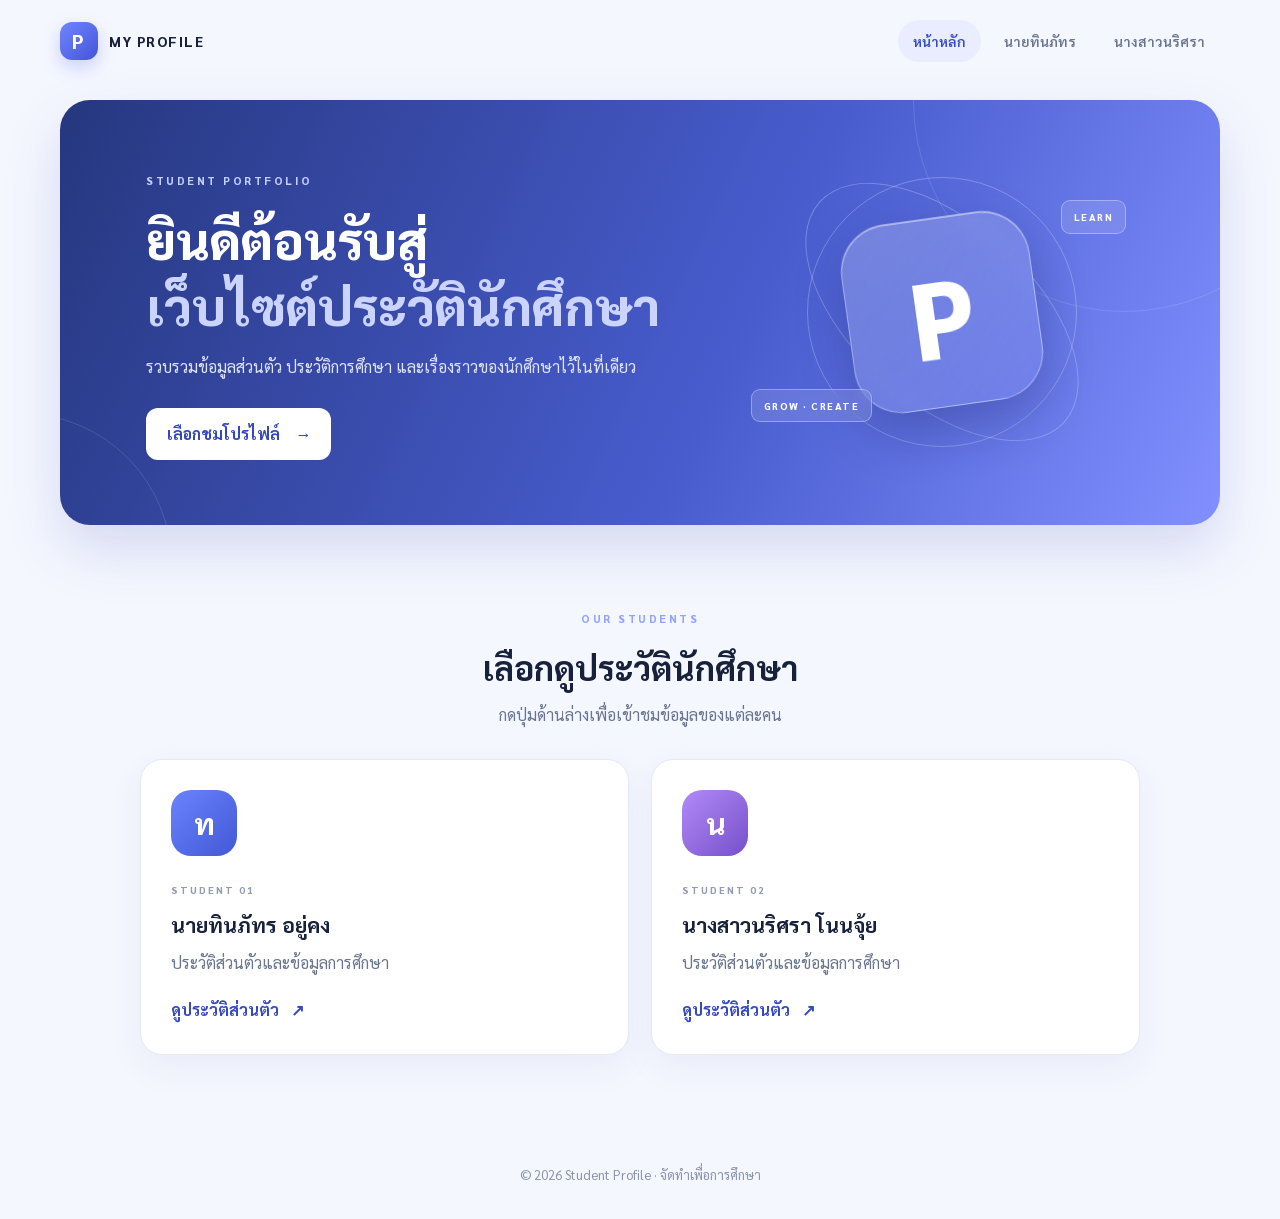
<file: index.html>
<!DOCTYPE html>
<html lang="th">
<head>
    <meta charset="UTF-8">
    <meta name="viewport" content="width=device-width, initial-scale=1.0">
    <meta name="description" content="เว็บไซต์ประวัตินักศึกษาและแฟ้มสะสมผลงาน">
    <title>ประวัตินักศึกษา | Student Profile</title>
    <link rel="preconnect" href="https://fonts.googleapis.com">
    <link rel="preconnect" href="https://fonts.gstatic.com" crossorigin>
    <link href="https://fonts.googleapis.com/css2?family=Sarabun:wght@300;400;500;600;700;800&display=swap" rel="stylesheet">
    <link rel="stylesheet" href="style.css">
</head>
<body>
    <header class="site-header">
        <a class="brand" href="index.html"><span class="brand-mark">P</span><span>MY PROFILE</span></a>
        <nav aria-label="เมนูหลัก">
            <ul>
                <li><a class="active" href="index.html">หน้าหลัก</a></li>
                <li><a href="portfolio.html">นายทินภัทร</a></li>
                <li><a href="portforlio-2.html">นางสาวนริศรา</a></li>
            </ul>
        </nav>
    </header>

    <main>
        <section class="hero">
            <div class="hero-content">
                <span class="eyebrow">STUDENT PORTFOLIO</span>
                <h1>ยินดีต้อนรับสู่<br><span>เว็บไซต์ประวัตินักศึกษา</span></h1>
                <p>รวบรวมข้อมูลส่วนตัว ประวัติการศึกษา และเรื่องราวของนักศึกษาไว้ในที่เดียว</p>
                <a class="primary-button" href="#students">เลือกชมโปรไฟล์ <span aria-hidden="true">→</span></a>
            </div>
            <div class="hero-art" aria-hidden="true">
                <div class="orbit orbit-one"></div>
                <div class="orbit orbit-two"></div>
                <div class="hero-monogram">P</div>
                <span class="floating-tag tag-top">LEARN</span>
                <span class="floating-tag tag-bottom">GROW · CREATE</span>
            </div>
        </section>

        <section class="students-section" id="students">
            <div class="section-heading">
                <span class="eyebrow">OUR STUDENTS</span>
                <h2>เลือกดูประวัตินักศึกษา</h2>
                <p>กดปุ่มด้านล่างเพื่อเข้าชมข้อมูลของแต่ละคน</p>
            </div>

            <div class="profiles">
                <article class="profile-card">
                    <div class="avatar avatar-blue">ท</div>
                    <span class="card-number">STUDENT 01</span>
                    <h3>นายทินภัทร อยู่คง</h3>
                    <p>ประวัติส่วนตัวและข้อมูลการศึกษา</p>
                    <a class="card-link" href="portfolio.html">ดูประวัติส่วนตัว <span aria-hidden="true">↗</span></a>
                </article>

                <article class="profile-card">
                    <div class="avatar avatar-violet">น</div>
                    <span class="card-number">STUDENT 02</span>
                    <h3>นางสาวนริศรา โนนจุ้ย</h3>
                    <p>ประวัติส่วนตัวและข้อมูลการศึกษา</p>
                    <a class="card-link" href="portforlio-2.html">ดูประวัติส่วนตัว <span aria-hidden="true">↗</span></a>
                </article>
            </div>
        </section>
    </main>

    <footer class="site-footer">
        <p>© 2026 Student Profile · จัดทำเพื่อการศึกษา</p>
    </footer>
</body>
</html>
</file>
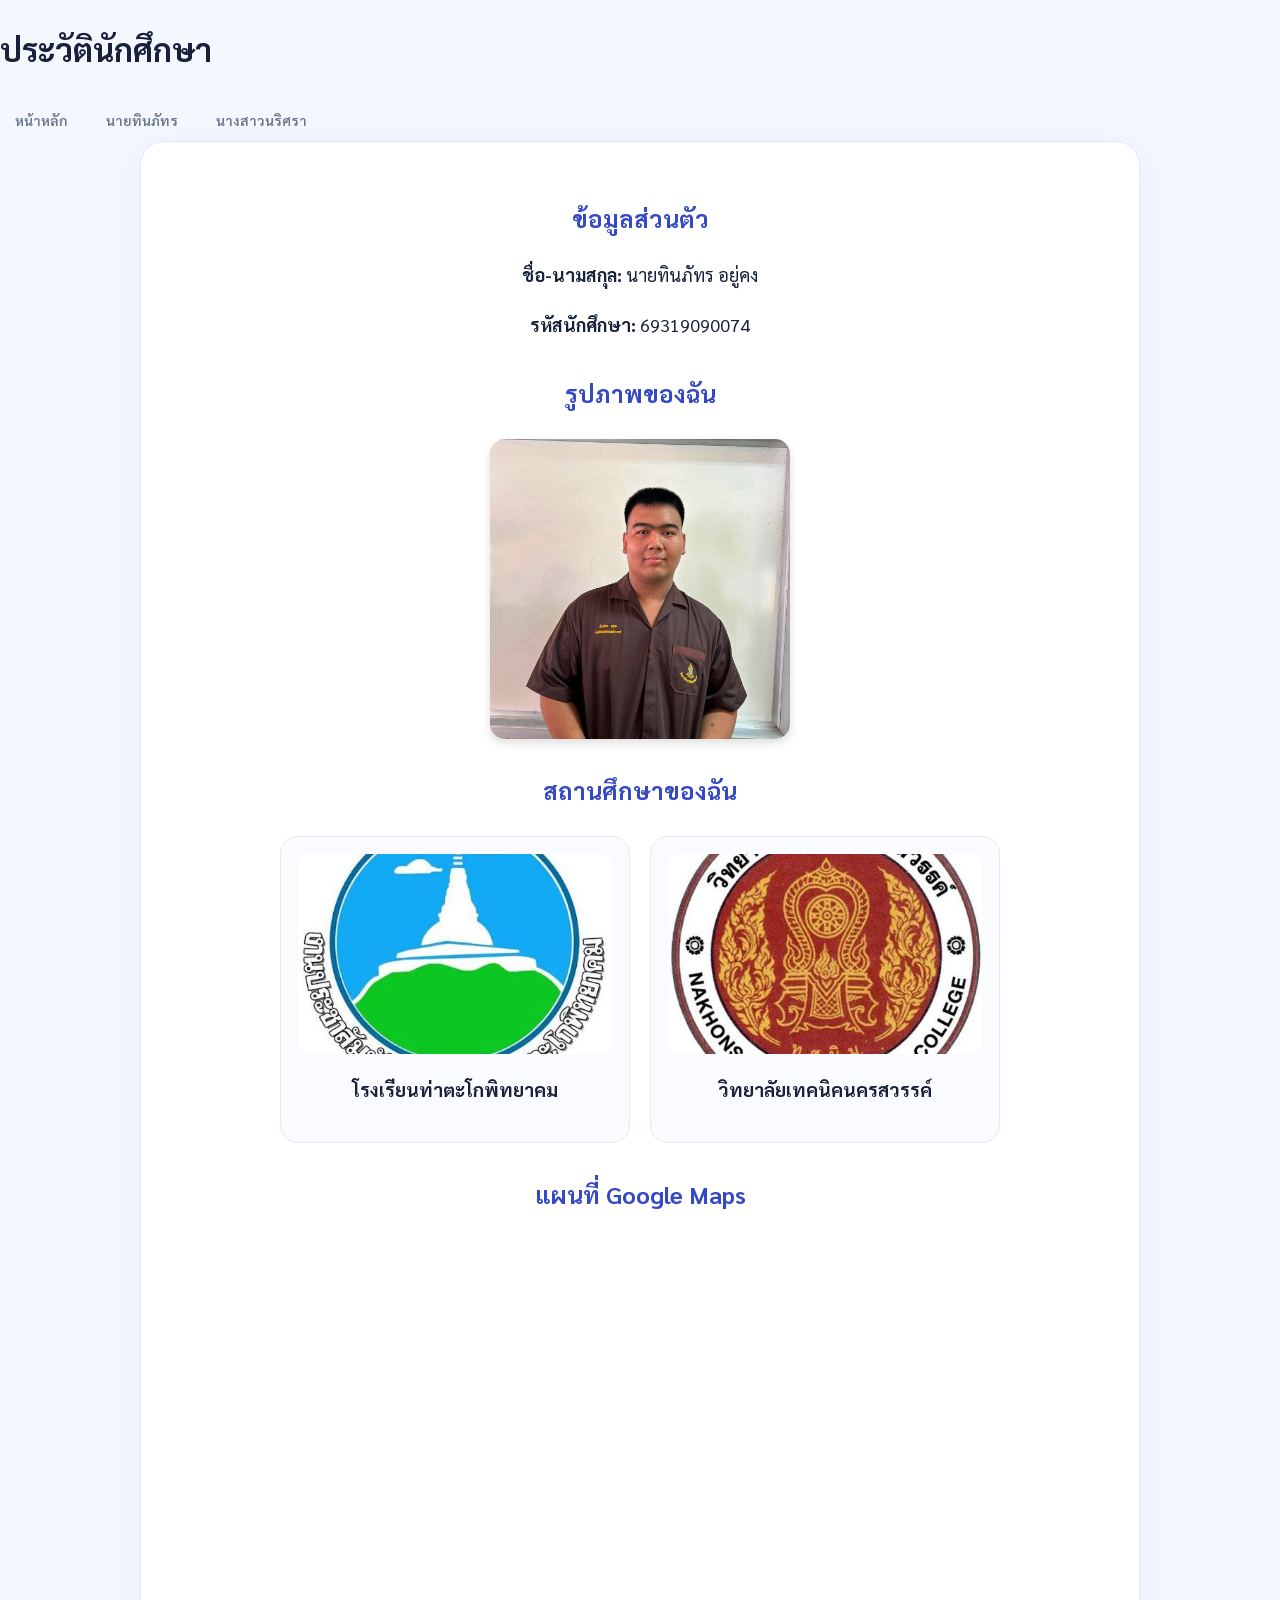
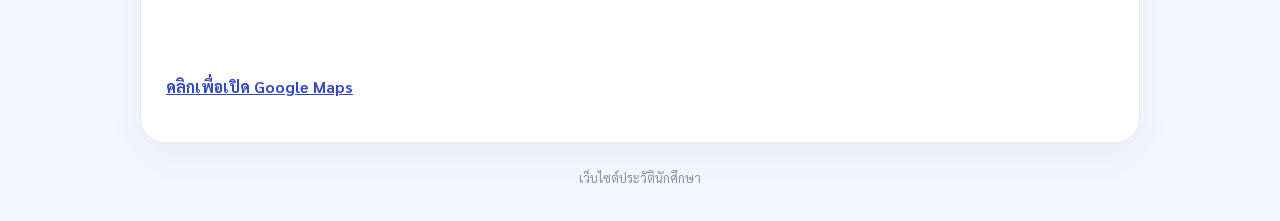
<file: portfolio.html>
<!DOCTYPE html>
<html lang="th">
<head>
    <meta charset="UTF-8">
    <meta name="viewport" content="width=device-width, initial-scale=1.0">

    <title>ประวัตินักศึกษา | นายทินภัทร อยู่คง</title>

    <link rel="stylesheet" href="style.css">

    <link href="https://fonts.googleapis.com/css2?family=Sarabun:wght@300;400;500;600;700&display=swap" rel="stylesheet">

    <style>
        body {
            font-family: 'Sarabun', sans-serif;
        }

        .container {
            max-width: 1000px;
            margin: auto;
            padding: 25px;
        }

        .my-photos {
            display: flex;
            justify-content: center;
            flex-wrap: wrap;
            gap: 20px;
            margin: 25px 0;
        }

        .my-photos img {
            width: 300px;
            height: 300px;
            object-fit: cover;
            border-radius: 15px;
            box-shadow: 0 4px 10px #0002;
        }

        .map {
            margin: 25px 0;
        }

        .map iframe {
            width: 100%;
            height: 400px;
            border: 0;
            border-radius: 15px;
        }

        h2 {
            margin-top: 30px;
        }

        @media (max-width: 600px) {
            .my-photos img {
                width: 100%;
                height: auto;
            }
        }
    </style>
</head>

<body>

<header>
    <h1>ประวัตินักศึกษา</h1>

    <nav>
        <ul>
            <li><a href="index.html">หน้าหลัก</a></li>
            <li><a href="portfolio.html">นายทินภัทร</a></li>
            <li><a href="portfolio-2.html">นางสาวนริศรา</a></li>
        </ul>
    </nav>
</header>

<main class="container">

    <h2>ข้อมูลส่วนตัว</h2>

    <div class="info">
        <p><strong>ชื่อ-นามสกุล:</strong> นายทินภัทร อยู่คง</p>
        <p><strong>รหัสนักศึกษา:</strong> 69319090074</p>
    </div>

    <h2>รูปภาพของฉัน</h2>

    <div class="my-photos">
        <img src="รูป.jpg" alt="รูปถ่ายของนายทินภัทร รูปที่ 1">

    </div>

    <h2>สถานศึกษาของฉัน</h2>

    <div class="schools">

        <section class="school">
            <a href="https://www.thatako.ac.th/"
               target="_blank" rel="noopener noreferrer">

                <img src="nam.jpg" alt="โรงเรียนท่าตะโกพิทยาคม">
                <h3>โรงเรียนท่าตะโกพิทยาคม</h3>
            </a>
        </section>

        <section class="school">
            <a href="https://www.nkstec.ac.th/"
               target="_blank" rel="noopener noreferrer">

                <img src="Tech.jpg" alt="วิทยาลัยเทคนิคนครสวรรค์">
                <h3>วิทยาลัยเทคนิคนครสวรรค์</h3>
            </a>
        </section>

    </div>

    <h2>แผนที่ Google Maps</h2>

    <div class="map">
        <iframe
            src="https://www.google.com/maps?q=วิทยาลัยเทคนิคนครสวรรค์&output=embed"
            loading="lazy"
            allowfullscreen>
        </iframe>
    </div>

    <p>
        <a href="https://www.google.com/maps/search/?api=1&query=วิทยาลัยเทคนิคนครสวรรค์"
           target="_blank" rel="noopener noreferrer">
            คลิกเพื่อเปิด Google Maps
        </a>
    </p>

</main>

<footer>
    <p>เว็บไซต์ประวัตินักศึกษา</p>
</footer>

</body>
</html>
</file>
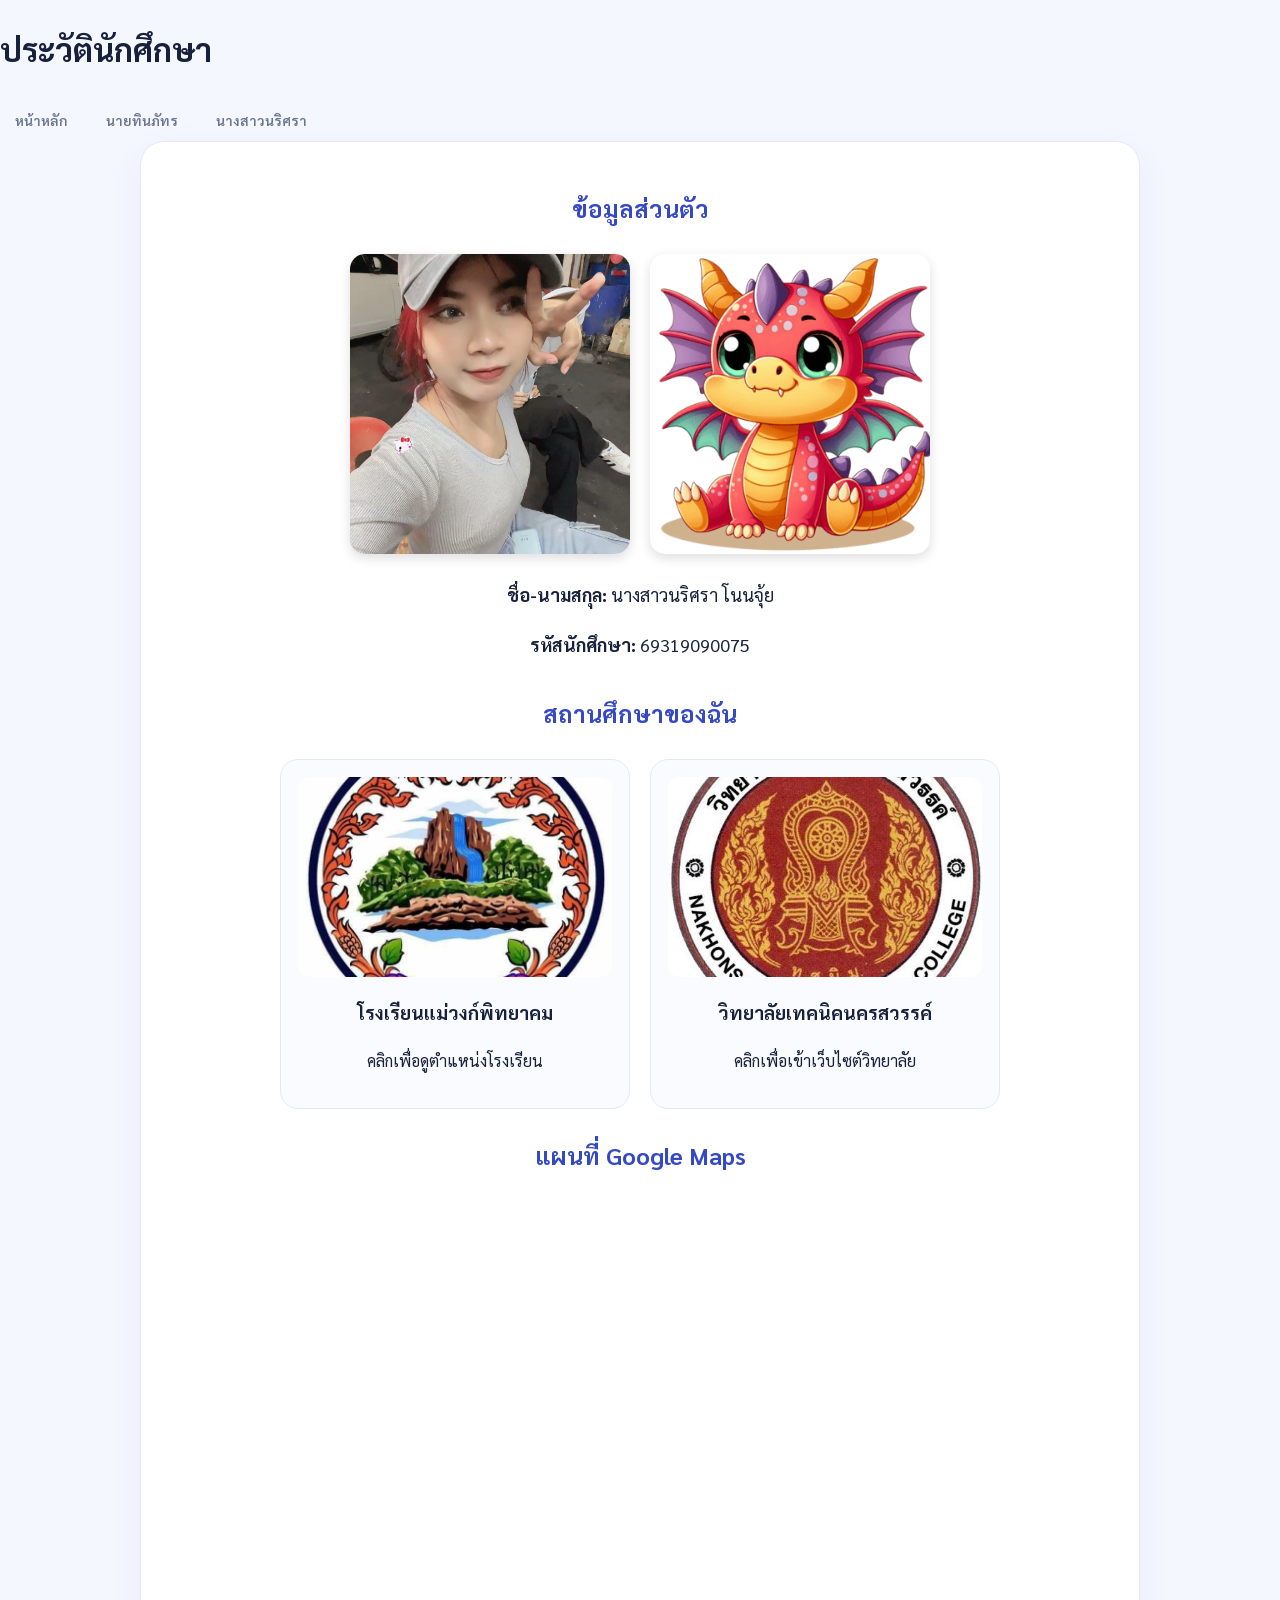
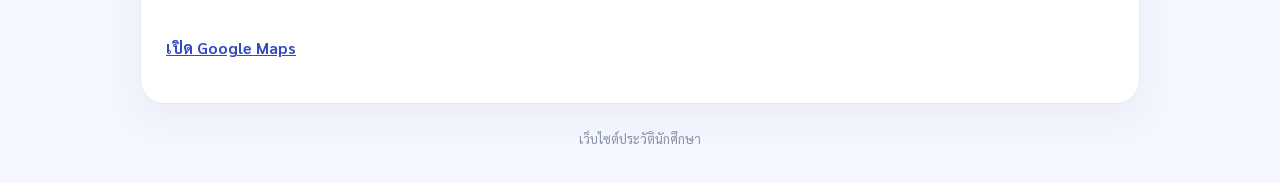
<file: portforlio-2.html>
<!DOCTYPE html>
<html lang="th">
<head>
    <meta charset="UTF-8">
    <meta name="viewport" content="width=device-width, initial-scale=1.0">

    <title>ประวัตินักศึกษา | นางสาวนริศรา โนนจุ้ย</title>

    <link rel="stylesheet" href="style.css">

    <link rel="preconnect" href="https://fonts.googleapis.com">
    <link rel="preconnect" href="https://fonts.gstatic.com" crossorigin>
    <link href="https://fonts.googleapis.com/css2?family=Sarabun:wght@300;400;500;600;700&display=swap" rel="stylesheet">

    <style>
        body {
            font-family: 'Sarabun', sans-serif;
        }

        .container {
            max-width: 1000px;
            margin: auto;
            padding: 25px;
        }

        .my-photos {
            display: flex;
            justify-content: center;
            flex-wrap: wrap;
            gap: 20px;
            margin: 25px 0;
        }

        .my-photos img {
            width: 280px;
            height: 300px;
            object-fit: cover;
            border-radius: 15px;
            box-shadow: 0 4px 12px #0002;
        }

        .map {
            margin: 25px 0;
        }

        .map iframe {
            width: 100%;
            height: 400px;
            border: 0;
            border-radius: 15px;
        }

        @media (max-width: 600px) {
            .my-photos img {
                width: 100%;
                height: auto;
            }

            .map iframe {
                height: 300px;
            }
        }
    </style>
</head>

<body>

<header>
    <h1>ประวัตินักศึกษา</h1>

    <nav>
        <ul>
            <li><a href="index.html">หน้าหลัก</a></li>
            <li><a href="portfolio.html">นายทินภัทร</a></li>
            <li><a href="portfolio-2.html">นางสาวนริศรา</a></li>
        </ul>
    </nav>
</header>

<main class="container">

    <h2>ข้อมูลส่วนตัว</h2>

    <!-- รูปตัวเอง 2 รูป -->
    <div class="my-photos">

        <img src="รูปพี.jpg"
             alt="รูปถ่ายนางสาวนริศรา รูปที่ 1">

        <img src="TASA.png"
             alt="รูปถ่ายนางสาวนริศรา รูปที่ 2">

    </div>

    <div class="info">
        <p><strong>ชื่อ-นามสกุล:</strong> นางสาวนริศรา โนนจุ้ย</p>
        <p><strong>รหัสนักศึกษา:</strong> 69319090075</p>
    </div>

    <h2>สถานศึกษาของฉัน</h2>

    <div class="schools">

        <section class="school">

            <a href="https://www.google.com/maps/search/?api=1&query=โรงเรียนแม่วงก์พิทยาคม"
               target="_blank"
               rel="noopener noreferrer">

                <img src="aqe.jpg"
                     alt="โรงเรียนแม่วงก์พิทยาคม">

                <h3>โรงเรียนแม่วงก์พิทยาคม</h3>

            </a>

            <p>คลิกเพื่อดูตำแหน่งโรงเรียน</p>

        </section>

        <section class="school">

            <a href="https://www.nkstec.ac.th/"
               target="_blank"
               rel="noopener noreferrer">

                <img src="Tech.jpg"
                     alt="วิทยาลัยเทคนิคนครสวรรค์">

                <h3>วิทยาลัยเทคนิคนครสวรรค์</h3>

            </a>

            <p>คลิกเพื่อเข้าเว็บไซต์วิทยาลัย</p>

        </section>

    </div>

    <!-- Google Maps -->
    <h2>แผนที่ Google Maps</h2>

    <div class="map">

        <iframe
            src="https://maps.google.com/maps?q=วิทยาลัยเทคนิคนครสวรรค์&t=&z=15&output=embed"
            title="แผนที่วิทยาลัยเทคนิคนครสวรรค์"
            loading="lazy"
            allowfullscreen>
        </iframe>

    </div>

    <p>
        <a href="https://www.google.com/maps/search/?api=1&query=วิทยาลัยเทคนิคนครสวรรค์"
           target="_blank"
           rel="noopener noreferrer">
            เปิด Google Maps
        </a>
    </p>

</main>

<footer>
    <p>เว็บไซต์ประวัตินักศึกษา</p>
</footer>

</body>
</html>
</file>
<file: style.css>
@import url('https://fonts.googleapis.com/css2?family=Sarabun:wght@300;400;500;600;700;800&display=swap');

:root {
    --ink: #17213b;
    --muted: #69748e;
    --primary: #5267e8;
    --primary-dark: #3549c4;
    --line: #e5e9f5;
    --surface: #ffffff;
    --page: #f5f7ff;
    --font-main: 'Sarabun', Tahoma, sans-serif;
}

* { box-sizing: border-box; }
html { scroll-behavior: smooth; }
body {
    margin: 0;
    color: var(--ink);
    background: var(--page);
    font-family: var(--font-main);
    font-size: 16px;
    line-height: 1.75;
}
a { color: inherit; }
img { display: block; max-width: 100%; }

.site-header {
    width: min(1160px, calc(100% - 40px));
    min-height: 82px;
    margin: 0 auto;
    display: flex;
    align-items: center;
    justify-content: space-between;
    gap: 24px;
}
.brand {
    display: inline-flex;
    align-items: center;
    gap: 11px;
    color: var(--ink);
    font-size: 14px;
    font-weight: 800;
    letter-spacing: 1.5px;
    text-decoration: none;
}
.brand-mark {
    width: 38px;
    height: 38px;
    display: grid;
    place-items: center;
    border-radius: 12px;
    color: #fff;
    background: linear-gradient(135deg, #7185ff, #4355d8);
    font-size: 20px;
    box-shadow: 0 7px 18px #5267e844;
}
nav ul {
    display: flex;
    align-items: center;
    gap: 8px;
    margin: 0;
    padding: 0;
    list-style: none;
}
nav a {
    display: inline-block;
    padding: 9px 15px;
    border-radius: 999px;
    color: var(--muted);
    font-size: 14px;
    font-weight: 600;
    text-decoration: none;
    transition: .25s ease;
}
nav a:hover, nav a:focus-visible, nav a.active {
    color: var(--primary-dark);
    background: #e9edff;
    outline: none;
}

.hero {
    position: relative;
    overflow: hidden;
    width: min(1160px, calc(100% - 40px));
    min-height: 420px;
    margin: 18px auto 0;
    padding: 65px clamp(28px, 7vw, 86px);
    display: grid;
    grid-template-columns: 1.2fr .8fr;
    align-items: center;
    gap: 30px;
    border-radius: 30px;
    color: #fff;
    background: linear-gradient(115deg, #26377f 0%, #485cce 58%, #8290ff 100%);
    box-shadow: 0 24px 55px #3347a52b;
}
.hero::before, .hero::after {
    content: '';
    position: absolute;
    border: 1px solid #ffffff20;
    border-radius: 50%;
    pointer-events: none;
}
.hero::before { width: 420px; height: 420px; right: -115px; top: -210px; }
.hero::after { width: 300px; height: 300px; left: -190px; bottom: -190px; }
.hero-content { position: relative; z-index: 1; max-width: 590px; }
.eyebrow {
    display: inline-block;
    color: #91a3ff;
    font-size: 11px;
    font-weight: 800;
    letter-spacing: 2.5px;
}
.hero .eyebrow { color: #c4ceff; }
.hero h1 {
    margin: 13px 0 14px;
    color: #fff;
    font-size: clamp(30px, 4.5vw, 51px);
    line-height: 1.3;
    font-weight: 800;
}
.hero h1 span { color: #cbd3ff; }
.hero p { max-width: 490px; margin: 0 0 27px; color: #e0e5ff; }
.primary-button {
    display: inline-flex;
    align-items: center;
    gap: 16px;
    padding: 12px 21px;
    border-radius: 12px;
    color: #3447bd;
    background: #fff;
    font-weight: 700;
    text-decoration: none;
    transition: transform .25s, box-shadow .25s;
}
.primary-button:hover { transform: translateY(-3px); box-shadow: 0 10px 24px #18265a55; }
.hero-art { position: relative; min-height: 260px; display: grid; place-items: center; }
.hero-monogram {
    position: relative;
    z-index: 1;
    width: 190px;
    height: 190px;
    display: grid;
    place-items: center;
    border: 1px solid #ffffff65;
    border-radius: 48px;
    color: #fff;
    background: linear-gradient(145deg, #ffffff38, #ffffff0d);
    box-shadow: 0 20px 55px #1a286755, inset 0 1px #ffffff70;
    font-size: 110px;
    font-weight: 800;
    transform: rotate(-8deg);
    backdrop-filter: blur(8px);
}
.orbit { position: absolute; border: 1px solid #ffffff40; border-radius: 50%; }
.orbit-one { width: 270px; height: 270px; }
.orbit-two { width: 330px; height: 180px; transform: rotate(42deg); }
.floating-tag {
    position: absolute;
    z-index: 2;
    padding: 7px 12px;
    border: 1px solid #ffffff55;
    border-radius: 9px;
    color: #fff;
    background: #ffffff20;
    font-size: 10px;
    font-weight: 800;
    letter-spacing: 1.5px;
    backdrop-filter: blur(8px);
}
.tag-top { top: 18px; right: 8px; }
.tag-bottom { bottom: 20px; left: 0; }

.students-section { width: min(1000px, calc(100% - 40px)); margin: 78px auto 85px; }
.section-heading { margin-bottom: 30px; text-align: center; }
.section-heading h2 { margin: 7px 0 4px; color: var(--ink); font-size: clamp(25px, 3vw, 34px); }
.section-heading p { margin: 0; color: var(--muted); }
.profiles { display: grid; grid-template-columns: repeat(2, minmax(0, 1fr)); gap: 22px; }
.profile-card {
    padding: 30px;
    border: 1px solid var(--line);
    border-radius: 22px;
    background: var(--surface);
    box-shadow: 0 12px 35px #293d7810;
    transition: transform .25s ease, box-shadow .25s ease;
}
.profile-card:hover { transform: translateY(-6px); box-shadow: 0 20px 42px #293d781b; }
.avatar {
    width: 66px;
    height: 66px;
    margin-bottom: 18px;
    display: grid;
    place-items: center;
    border-radius: 20px;
    color: #fff;
    font-size: 29px;
    font-weight: 800;
}
.avatar-blue { background: linear-gradient(135deg, #6b83ff, #4258d5); }
.avatar-violet { background: linear-gradient(135deg, #b28af7, #7650cb); }
.card-number { color: #929bb2; font-size: 10px; font-weight: 800; letter-spacing: 2px; }
.profile-card h3 { margin: 5px 0; color: var(--ink); font-size: 21px; }
.profile-card p { margin: 0 0 19px; color: var(--muted); }
.card-link {
    display: inline-flex;
    align-items: center;
    gap: 12px;
    color: var(--primary-dark);
    font-weight: 700;
    text-decoration: none;
}
.card-link:hover { gap: 17px; }

.container {
    width: min(1000px, calc(100% - 40px));
    margin: 35px auto;
    padding: clamp(22px, 5vw, 45px);
    border: 1px solid var(--line);
    border-radius: 24px;
    background: #fff;
    box-shadow: 0 12px 35px #293d7810;
}
h2 { color: var(--primary-dark); text-align: center; }
.info { margin: 20px 0 32px; color: var(--ink); font-size: 18px; text-align: center; }
.my-photos, .schools { display: flex; justify-content: center; flex-wrap: wrap; gap: 20px; margin: 25px 0; }
.my-photos img { width: 280px; max-height: 320px; object-fit: cover; border-radius: 18px; box-shadow: 0 8px 22px #17213b20; }
.profile { text-align: center; margin-bottom: 20px; }
.profile img { width: 180px; height: 180px; object-fit: cover; border: 5px solid #dce2ff; border-radius: 50%; }
.school {
    flex: 1 1 250px;
    max-width: 350px;
    padding: 17px;
    border: 1px solid var(--line);
    border-radius: 18px;
    background: #fafbff;
    text-align: center;
    transition: transform .25s, box-shadow .25s;
}
.school:hover { transform: translateY(-5px); box-shadow: 0 12px 25px #293d7817; }
.school img { width: 100%; height: 200px; object-fit: cover; border-radius: 12px; }
.school a { color: var(--primary-dark); text-decoration: none; }
.school a:hover { text-decoration: underline; }
.school h3 { color: var(--ink); }
.map { margin: 25px 0; }
.map iframe { width: 100%; height: 380px; border: 0; border-radius: 16px; }
.hint { color: var(--muted); font-size: 14px; }
.container > p a { color: var(--primary-dark); font-weight: 700; }

.site-footer, footer {
    padding: 24px 20px 32px;
    color: #8992aa;
    font-size: 13px;
    text-align: center;
}
.site-footer p, footer p { margin: 0; }

@media (max-width: 720px) {
    .site-header { width: min(100% - 28px, 1160px); padding: 15px 0; flex-direction: column; gap: 12px; }
    nav ul { flex-wrap: wrap; justify-content: center; }
    nav a { padding: 7px 11px; font-size: 13px; }
    .hero { width: calc(100% - 28px); min-height: auto; padding: 42px 25px 30px; grid-template-columns: 1fr; text-align: center; }
    .hero-content { margin: auto; }
    .hero p { margin-left: auto; margin-right: auto; }
    .hero-art { min-height: 220px; }
    .hero-monogram { width: 145px; height: 145px; border-radius: 38px; font-size: 85px; }
    .orbit-one { width: 215px; height: 215px; }
    .orbit-two { width: 260px; height: 145px; }
    .tag-top { right: 8%; }
    .tag-bottom { left: 8%; }
    .students-section { margin: 55px auto 60px; }
    .profiles { grid-template-columns: 1fr; }
    .profile-card { padding: 25px; }
    .map iframe { height: 300px; }
}
@media (prefers-reduced-motion: reduce) {
    *, *::before, *::after { scroll-behavior: auto !important; transition-duration: .01ms !important; }
}
</file>
